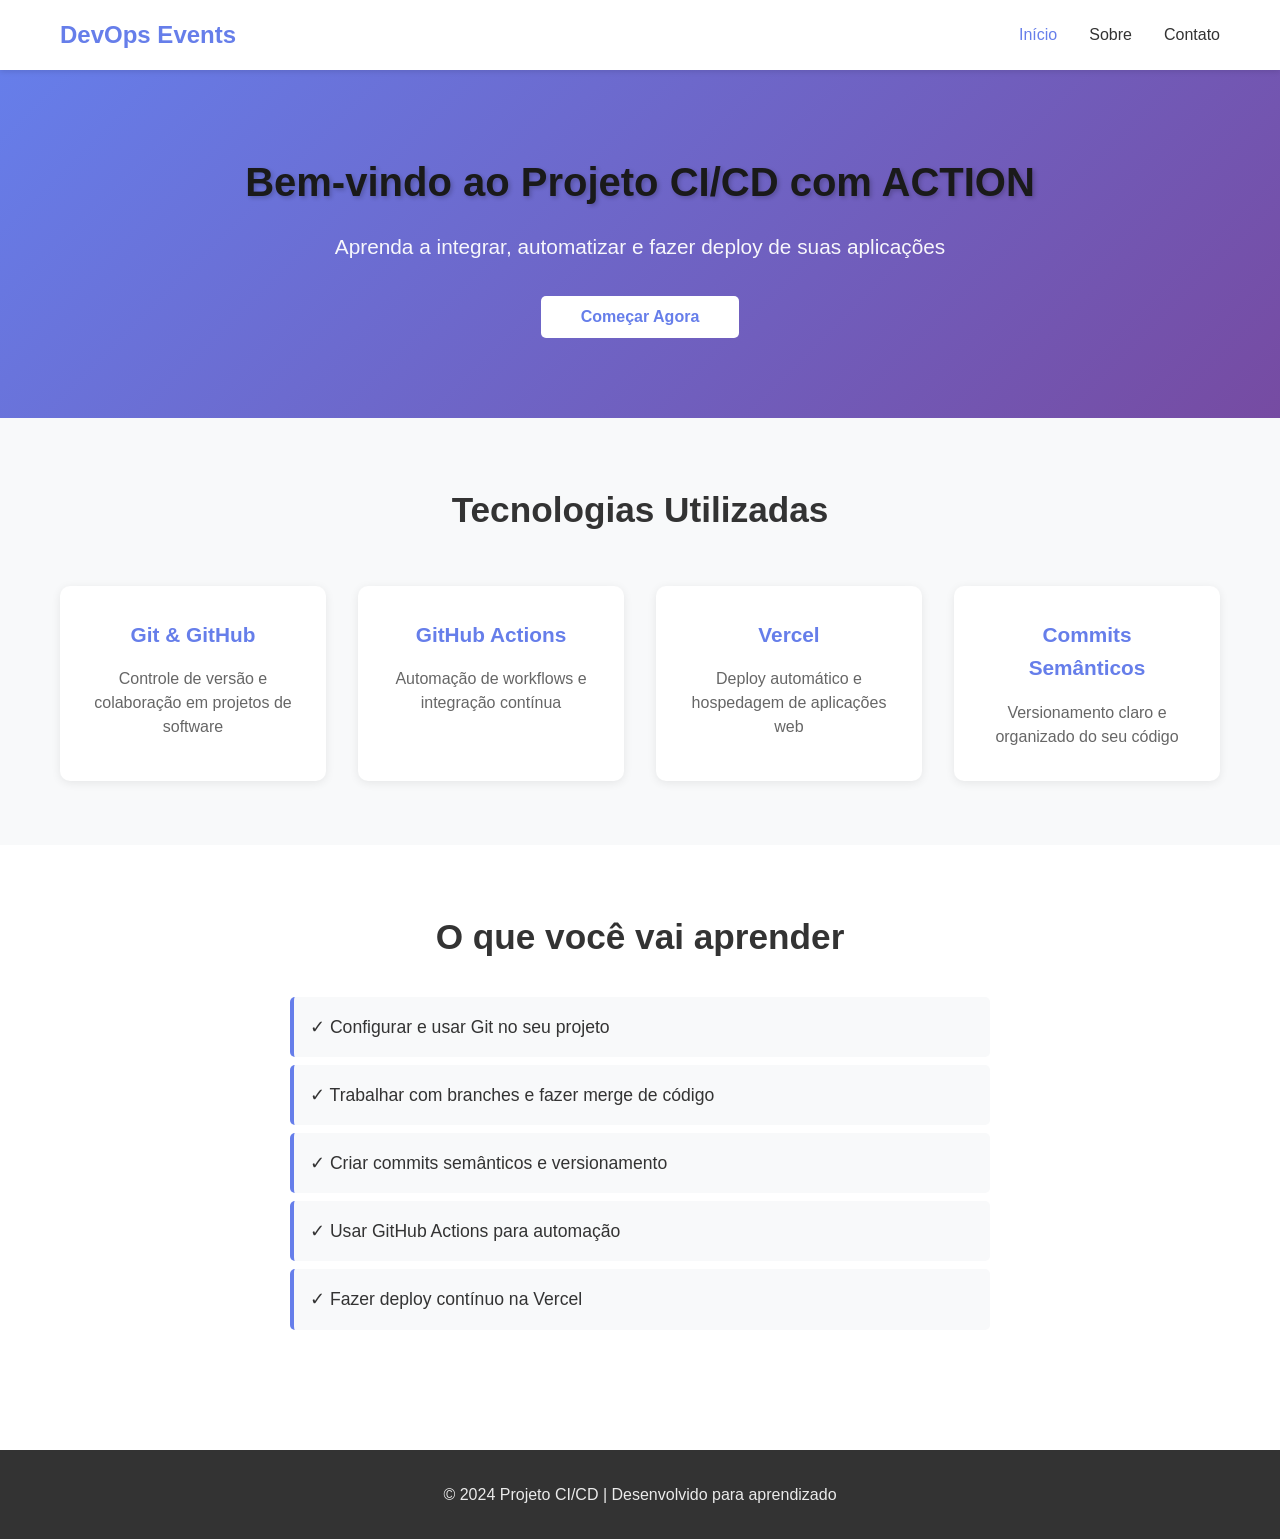
<file: index.html>
<!doctype html>
<html lang="pt-BR">
  <head>
    <meta charset="UTF-8" />
    <meta name="viewport" content="width=device-width, initial-scale=1.0" />
    <title>Projeto CI/CD - Página Inicial</title>
    <link rel="stylesheet" href="style.css" />
  </head>
  <body>
    <header>
      <nav class="navbar">
        <div class="container">
          <h1 class="logo">DevOps Events</h1>
          <ul class="nav-links">
            <li><a href="index.html" class="active">Início</a></li>
            <li><a href="sobre.html">Sobre</a></li>
            <li><a href="#contato">Contato</a></li>
          </ul>
        </div>
      </nav>
    </header>

    <main>
      <section class="hero">
        <div class="container">
          <h1>Bem-vindo ao Projeto CI/CD com ACTION</h1>
          <p class="subtitle">
            Aprenda a integrar, automatizar e fazer deploy de suas aplicações
          </p>
          <button class="cta-button">Começar Agora</button>
        </div>
      </section>

      <section class="features">
        <div class="container">
          <h2>Tecnologias Utilizadas</h2>
          <div class="features-grid">
            <div class="feature-card">
              <h3>Git & GitHub</h3>
              <p>Controle de versão e colaboração em projetos de software</p>
            </div>
            <div class="feature-card">
              <h3>GitHub Actions</h3>
              <p>Automação de workflows e integração contínua</p>
            </div>
            <div class="feature-card">
              <h3>Vercel</h3>
              <p>Deploy automático e hospedagem de aplicações web</p>
            </div>
            <div class="feature-card">
              <h3>Commits Semânticos</h3>
              <p>Versionamento claro e organizado do seu código</p>
            </div>
          </div>
        </div>
      </section>

      <section class="content">
        <div class="container">
          <h2>O que você vai aprender</h2>
          <ul class="learning-list">
            <li>✓ Configurar e usar Git no seu projeto</li>
            <li>✓ Trabalhar com branches e fazer merge de código</li>
            <li>✓ Criar commits semânticos e versionamento</li>
            <li>✓ Usar GitHub Actions para automação</li>
            <li>✓ Fazer deploy contínuo na Vercel</li>
          </ul>
        </div>
      </section>
    </main>

    <footer>
      <div class="container">
        <p>&copy; 2024 Projeto CI/CD | Desenvolvido para aprendizado</p>
      </div>
    </footer>
  </body>
</html>
</file>
<file: style.css>
/* ============================================
   ESTILOS GERAIS
   ============================================ */

* {
  margin: 0;
  padding: 0;
  box-sizing: border-box;
}

:root {
  --primary-color: #667eea;
  --secondary-color: #764ba2;
  --text-color: #333;
  --light-bg: #f8f9fa;
  --white: #fff;
}

body {
  font-family: 'Segoe UI', Tahoma, Geneva, Verdana, sans-serif;
  line-height: 1.6;
  color: var(--text-color);
}

.container {
  max-width: 1200px;
  margin: 0 auto;
  padding: 0 20px;
}

/* ============================================
   HEADER E NAVEGAÇÃO
   ============================================ */

header {
  background: var(--white);
  box-shadow: 0 2px 5px rgba(0, 0, 0, 0.1);
  position: sticky;
  top: 0;
  z-index: 100;
}

.navbar {
  padding: 1rem 0;
}

.navbar .container {
  display: flex;
  justify-content: space-between;
  align-items: center;
}

.logo {
  font-size: 1.5rem;
  color: var(--primary-color);
  font-weight: bold;
}

.nav-links {
  display: flex;
  list-style: none;
  gap: 2rem;
}

.nav-links a {
  text-decoration: none;
  color: var(--text-color);
  font-weight: 500;
  transition: color 0.3s ease;
}

.nav-links a:hover,
.nav-links a.active {
  color: var(--primary-color);
}

/* ============================================
   SEÇÃO HERO
   ============================================ */

.hero {
  background: linear-gradient(
    135deg,
    var(--primary-color),
    var(--secondary-color)
  );
  color: var(--white);
  padding: 5rem 2rem;
  text-align: center;
}

.hero h1 {
  font-size: 2.5rem;
  color: #1a1a1a;
  margin-bottom: 1rem;
  text-shadow: 2px 2px 4px rgba(0, 0, 0, 0.2);
}

.hero .subtitle {
  font-size: 1.3rem;
  margin-bottom: 2rem;
  opacity: 0.95;
}

.cta-button {
  background: var(--white);
  color: var(--primary-color);
  border: none;
  padding: 0.75rem 2.5rem;
  font-size: 1rem;
  border-radius: 5px;
  cursor: pointer;
  font-weight: bold;
  transition:
    transform 0.3s ease,
    box-shadow 0.3s ease;
}

.cta-button:hover {
  transform: translateY(-2px);
  box-shadow: 0 5px 15px rgba(0, 0, 0, 0.2);
}

/* ============================================
   SEÇÃO FEATURES
   ============================================ */

.features {
  background: var(--light-bg);
  padding: 4rem 2rem;
}

.features h2 {
  text-align: center;
  font-size: 2.2rem;
  margin-bottom: 3rem;
  color: var(--text-color);
}

.features-grid {
  display: grid;
  grid-template-columns: repeat(auto-fit, minmax(250px, 1fr));
  gap: 2rem;
}

.feature-card {
  background: var(--white);
  padding: 2rem;
  border-radius: 10px;
  box-shadow: 0 2px 10px rgba(0, 0, 0, 0.08);
  transition:
    transform 0.3s ease,
    box-shadow 0.3s ease;
  text-align: center;
}

.feature-card:hover {
  transform: translateY(-5px);
  box-shadow: 0 8px 20px rgba(0, 0, 0, 0.15);
}

.feature-card h3 {
  color: var(--primary-color);
  margin-bottom: 1rem;
  font-size: 1.3rem;
}

.feature-card p {
  color: #666;
  line-height: 1.5;
}

/* ============================================
   SEÇÃO DE CONTEÚDO
   ============================================ */

.content {
  padding: 4rem 2rem;
  background: var(--white);
}

.content h2 {
  text-align: center;
  font-size: 2.2rem;
  margin-bottom: 2rem;
  color: var(--text-color);
}

.learning-list {
  max-width: 700px;
  margin: 0 auto;
  list-style: none;
}

.learning-list li {
  padding: 1rem;
  margin-bottom: 0.5rem;
  background: var(--light-bg);
  border-left: 4px solid var(--primary-color);
  border-radius: 5px;
  font-size: 1.1rem;
  transition: background 0.3s ease;
}

.learning-list li:hover {
  background: #e8eaf6;
}

/* ============================================
   FOOTER
   ============================================ */

footer {
  background: var(--text-color);
  color: var(--white);
  text-align: center;
  padding: 2rem;
  margin-top: 3rem;
}

footer p {
  opacity: 0.9;
}

/* ============================================
   RESPONSIVIDADE
   ============================================ */

@media (max-width: 768px) {
  .navbar .container {
    flex-direction: column;
    gap: 1rem;
  }

  .nav-links {
    flex-direction: column;
    gap: 1rem;
    text-align: center;
  }

  .hero h1 {
    font-size: 2rem;
  }

  .hero .subtitle {
    font-size: 1rem;
  }

  .features h2,
  .content h2 {
    font-size: 1.8rem;
  }

  .features-grid {
    grid-template-columns: 1fr;
  }
}
</file>
